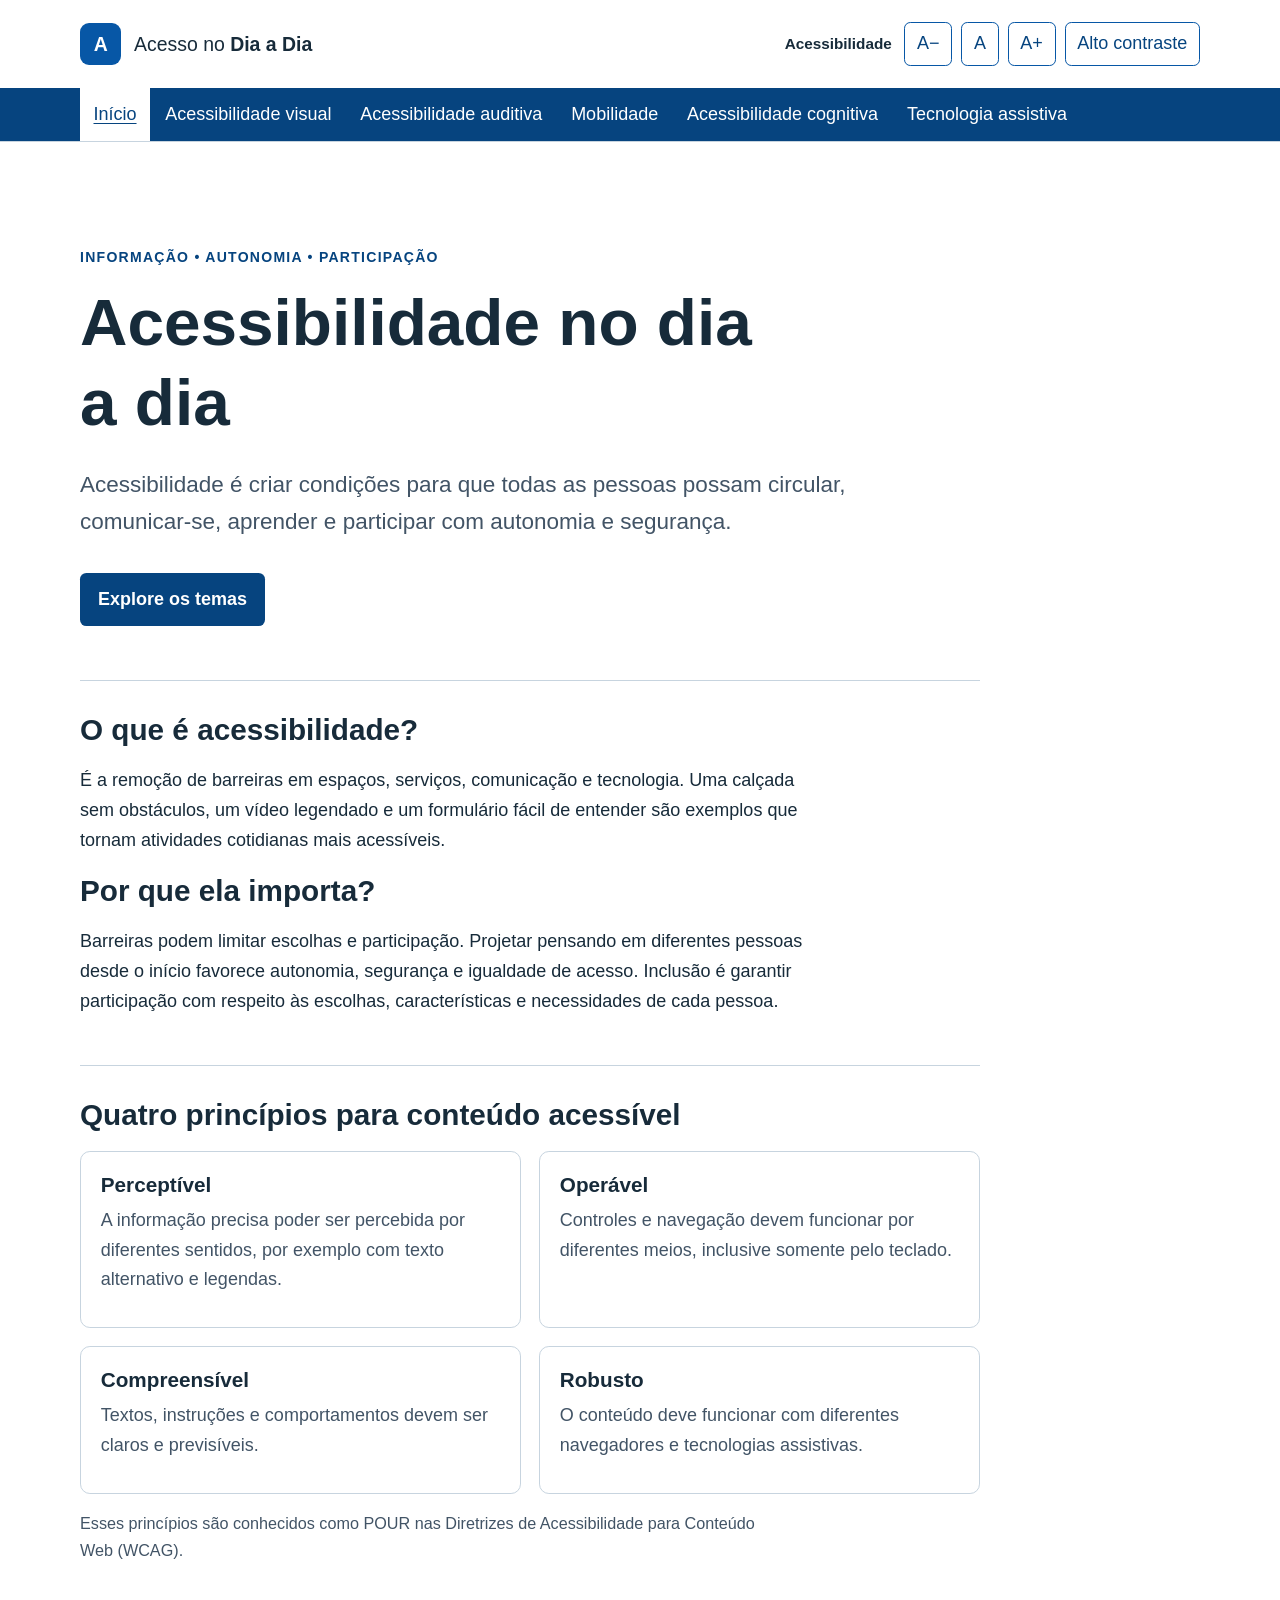
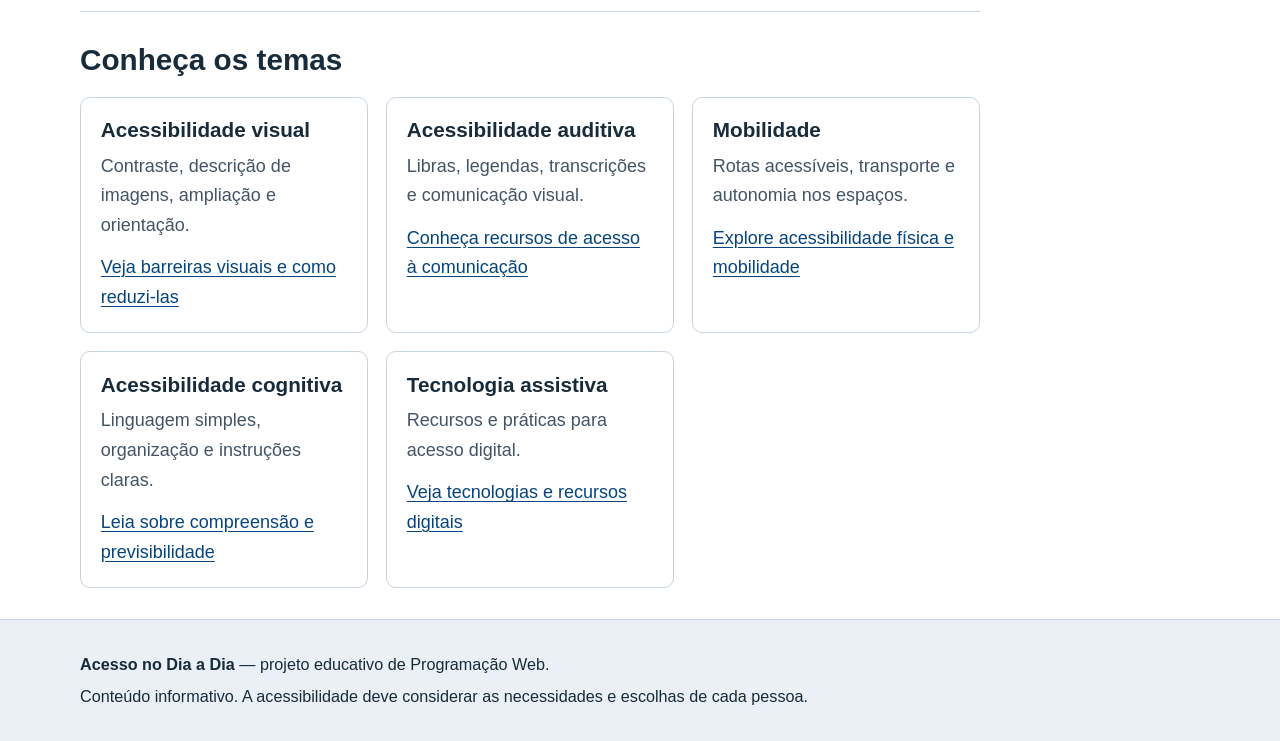
<file: index.html>
<!doctype html>
<html lang="pt-BR">
<head>
  <meta charset="utf-8">
  <meta name="viewport" content="width=device-width, initial-scale=1">
  <meta name="description" content="Conheça a acessibilidade na vida cotidiana e descubra atitudes para construir espaços e conteúdos mais inclusivos.">
  <title>Acesso no Dia a Dia | Início</title>
  <link rel="stylesheet" href="css/style.css">
  <script src="js/acessibilidade.js" defer></script>
</head>
<body>
  <a class="skip-link" href="#conteudo">Pular para o conteúdo principal</a>
  <header class="site-header">
    <div class="topbar wrap"><a class="brand" href="index.html" aria-label="Acesso no Dia a Dia, página inicial"><span class="brand-mark" aria-hidden="true">A</span><span>Acesso no <strong>Dia a Dia</strong></span></a>
      <nav class="accessibility" aria-label="Recursos de acessibilidade"><span class="access-label">Acessibilidade</span><button type="button" data-font="decrease" aria-label="Diminuir tamanho da fonte">A−</button><button type="button" data-font="reset" aria-label="Restaurar tamanho original da fonte">A</button><button type="button" data-font="increase" aria-label="Aumentar tamanho da fonte">A+</button><button type="button" data-contrast aria-pressed="false">Alto contraste</button></nav>
    </div>
    <nav class="main-nav" aria-label="Navegação principal"><div class="wrap nav-links"><a href="index.html" aria-current="page">Início</a><a href="acessibilidade-visual.html">Acessibilidade visual</a><a href="acessibilidade-auditiva.html">Acessibilidade auditiva</a><a href="acessibilidade-mobilidade.html">Mobilidade</a><a href="acessibilidade-intelectual.html">Acessibilidade cognitiva</a><a href="tecnologia-assistiva.html">Tecnologia assistiva</a></div></nav>
  </header>
  <main id="conteudo" class="wrap">
    <section class="hero"><p class="eyebrow">INFORMAÇÃO • AUTONOMIA • PARTICIPAÇÃO</p><h1>Acessibilidade no dia a dia</h1><p class="lead">Acessibilidade é criar condições para que todas as pessoas possam circular, comunicar-se, aprender e participar com autonomia e segurança.</p><a class="button-link" href="#comecar">Explore os temas</a></section>
    <section class="content-section" id="comecar"><h2>O que é acessibilidade?</h2><p>É a remoção de barreiras em espaços, serviços, comunicação e tecnologia. Uma calçada sem obstáculos, um vídeo legendado e um formulário fácil de entender são exemplos que tornam atividades cotidianas mais acessíveis.</p><h2>Por que ela importa?</h2><p>Barreiras podem limitar escolhas e participação. Projetar pensando em diferentes pessoas desde o início favorece autonomia, segurança e igualdade de acesso. Inclusão é garantir participação com respeito às escolhas, características e necessidades de cada pessoa.</p></section>
    <section class="content-section"><h2>Quatro princípios para conteúdo acessível</h2><div class="principles"><article class="card"><h3>Perceptível</h3><p>A informação precisa poder ser percebida por diferentes sentidos, por exemplo com texto alternativo e legendas.</p></article><article class="card"><h3>Operável</h3><p>Controles e navegação devem funcionar por diferentes meios, inclusive somente pelo teclado.</p></article><article class="card"><h3>Compreensível</h3><p>Textos, instruções e comportamentos devem ser claros e previsíveis.</p></article><article class="card"><h3>Robusto</h3><p>O conteúdo deve funcionar com diferentes navegadores e tecnologias assistivas.</p></article></div><p class="note">Esses princípios são conhecidos como POUR nas Diretrizes de Acessibilidade para Conteúdo Web (WCAG).</p></section>
    <section class="content-section"><h2>Conheça os temas</h2><div class="topic-grid"><article class="card"><h3>Acessibilidade visual</h3><p>Contraste, descrição de imagens, ampliação e orientação.</p><a href="acessibilidade-visual.html">Veja barreiras visuais e como reduzi-las</a></article><article class="card"><h3>Acessibilidade auditiva</h3><p>Libras, legendas, transcrições e comunicação visual.</p><a href="acessibilidade-auditiva.html">Conheça recursos de acesso à comunicação</a></article><article class="card"><h3>Mobilidade</h3><p>Rotas acessíveis, transporte e autonomia nos espaços.</p><a href="acessibilidade-mobilidade.html">Explore acessibilidade física e mobilidade</a></article><article class="card"><h3>Acessibilidade cognitiva</h3><p>Linguagem simples, organização e instruções claras.</p><a href="acessibilidade-intelectual.html">Leia sobre compreensão e previsibilidade</a></article><article class="card"><h3>Tecnologia assistiva</h3><p>Recursos e práticas para acesso digital.</p><a href="tecnologia-assistiva.html">Veja tecnologias e recursos digitais</a></article></div></section>
  </main>
  <footer class="site-footer"><div class="wrap"><p><strong>Acesso no Dia a Dia</strong> — projeto educativo de Programação Web.</p><p>Conteúdo informativo. A acessibilidade deve considerar as necessidades e escolhas de cada pessoa.</p></div></footer>
</body>
</html>
</file>
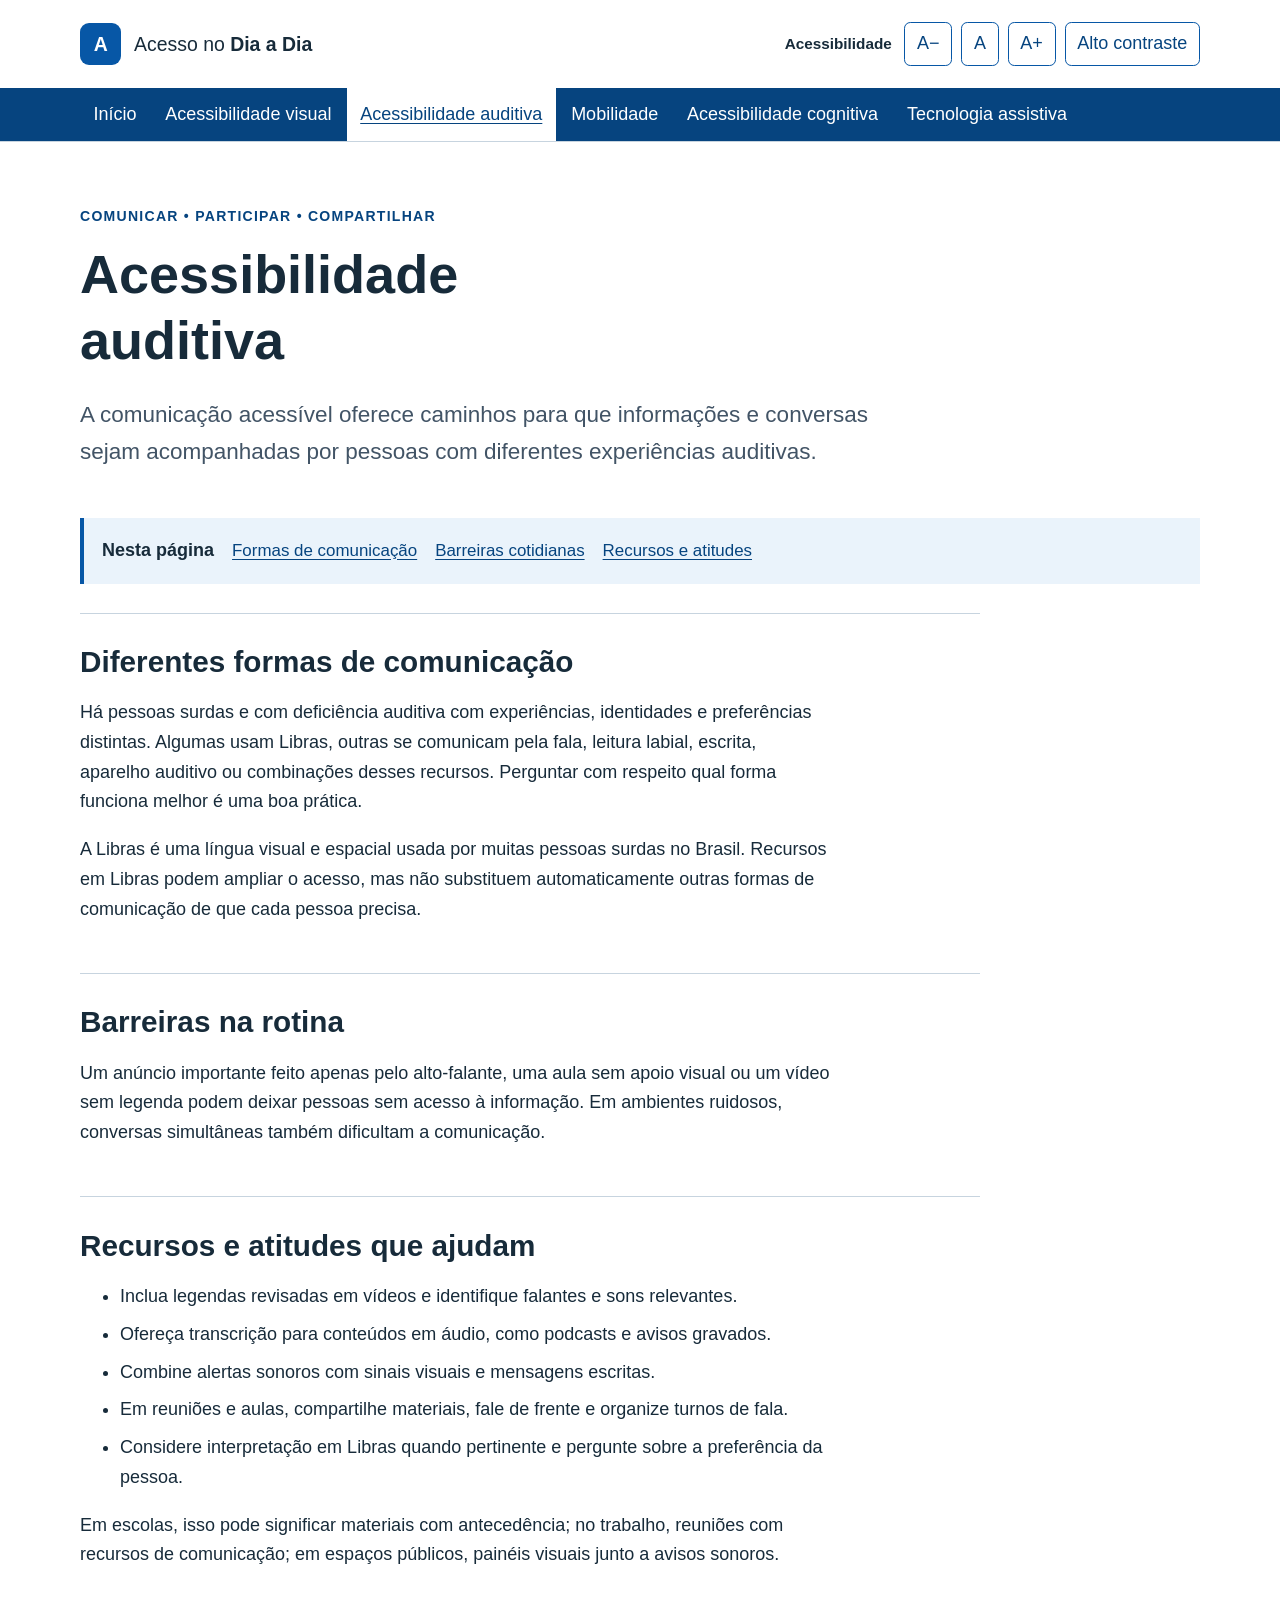
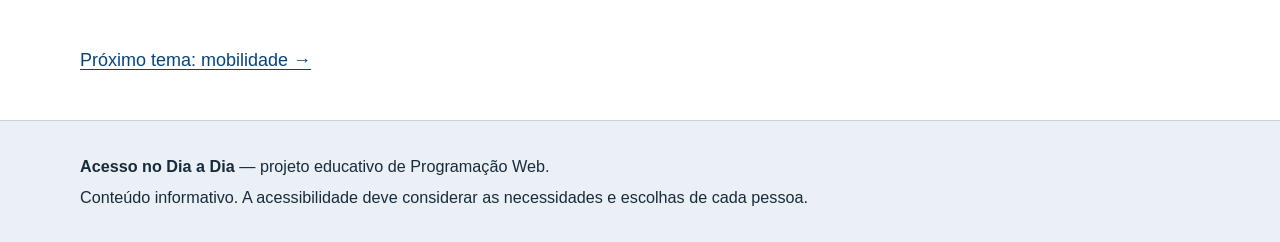
<file: acessibilidade-auditiva.html>
<!doctype html>
<html lang="pt-BR"><head><meta charset="utf-8"><meta name="viewport" content="width=device-width, initial-scale=1"><meta name="description" content="Comunicação acessível para pessoas surdas e com deficiência auditiva."><title>Acessibilidade auditiva | Acesso no Dia a Dia</title><link rel="stylesheet" href="css/style.css"><script src="js/acessibilidade.js" defer></script></head><body><a class="skip-link" href="#conteudo">Pular para o conteúdo principal</a><header class="site-header"><div class="topbar wrap"><a class="brand" href="index.html"><span class="brand-mark" aria-hidden="true">A</span><span>Acesso no <strong>Dia a Dia</strong></span></a><nav class="accessibility" aria-label="Recursos de acessibilidade"><span class="access-label">Acessibilidade</span><button type="button" data-font="decrease" aria-label="Diminuir tamanho da fonte">A−</button><button type="button" data-font="reset" aria-label="Restaurar tamanho original da fonte">A</button><button type="button" data-font="increase" aria-label="Aumentar tamanho da fonte">A+</button><button type="button" data-contrast aria-pressed="false">Alto contraste</button></nav></div><nav class="main-nav" aria-label="Navegação principal"><div class="wrap nav-links"><a href="index.html">Início</a><a href="acessibilidade-visual.html">Acessibilidade visual</a><a href="acessibilidade-auditiva.html" aria-current="page">Acessibilidade auditiva</a><a href="acessibilidade-mobilidade.html">Mobilidade</a><a href="acessibilidade-intelectual.html">Acessibilidade cognitiva</a><a href="tecnologia-assistiva.html">Tecnologia assistiva</a></div></nav></header><main id="conteudo" class="wrap"><header class="page-heading"><p class="eyebrow">COMUNICAR • PARTICIPAR • COMPARTILHAR</p><h1>Acessibilidade auditiva</h1><p class="lead">A comunicação acessível oferece caminhos para que informações e conversas sejam acompanhadas por pessoas com diferentes experiências auditivas.</p></header><nav class="contents" aria-label="Nesta página"><strong>Nesta página</strong><a href="#comunicacao">Formas de comunicação</a><a href="#barreiras">Barreiras cotidianas</a><a href="#solucoes">Recursos e atitudes</a></nav><section id="comunicacao" class="content-section"><h2>Diferentes formas de comunicação</h2><p>Há pessoas surdas e com deficiência auditiva com experiências, identidades e preferências distintas. Algumas usam Libras, outras se comunicam pela fala, leitura labial, escrita, aparelho auditivo ou combinações desses recursos. Perguntar com respeito qual forma funciona melhor é uma boa prática.</p><p>A Libras é uma língua visual e espacial usada por muitas pessoas surdas no Brasil. Recursos em Libras podem ampliar o acesso, mas não substituem automaticamente outras formas de comunicação de que cada pessoa precisa.</p></section><section id="barreiras" class="content-section"><h2>Barreiras na rotina</h2><p>Um anúncio importante feito apenas pelo alto-falante, uma aula sem apoio visual ou um vídeo sem legenda podem deixar pessoas sem acesso à informação. Em ambientes ruidosos, conversas simultâneas também dificultam a comunicação.</p></section><section id="solucoes" class="content-section"><h2>Recursos e atitudes que ajudam</h2><ul><li>Inclua legendas revisadas em vídeos e identifique falantes e sons relevantes.</li><li>Ofereça transcrição para conteúdos em áudio, como podcasts e avisos gravados.</li><li>Combine alertas sonoros com sinais visuais e mensagens escritas.</li><li>Em reuniões e aulas, compartilhe materiais, fale de frente e organize turnos de fala.</li><li>Considere interpretação em Libras quando pertinente e pergunte sobre a preferência da pessoa.</li></ul><p>Em escolas, isso pode significar materiais com antecedência; no trabalho, reuniões com recursos de comunicação; em espaços públicos, painéis visuais junto a avisos sonoros.</p></section><nav class="page-next" aria-label="Próximo tema"><a href="acessibilidade-mobilidade.html">Próximo tema: mobilidade →</a></nav></main><footer class="site-footer"><div class="wrap"><p><strong>Acesso no Dia a Dia</strong> — projeto educativo de Programação Web.</p><p>Conteúdo informativo. A acessibilidade deve considerar as necessidades e escolhas de cada pessoa.</p></div></footer></body></html>
</file>
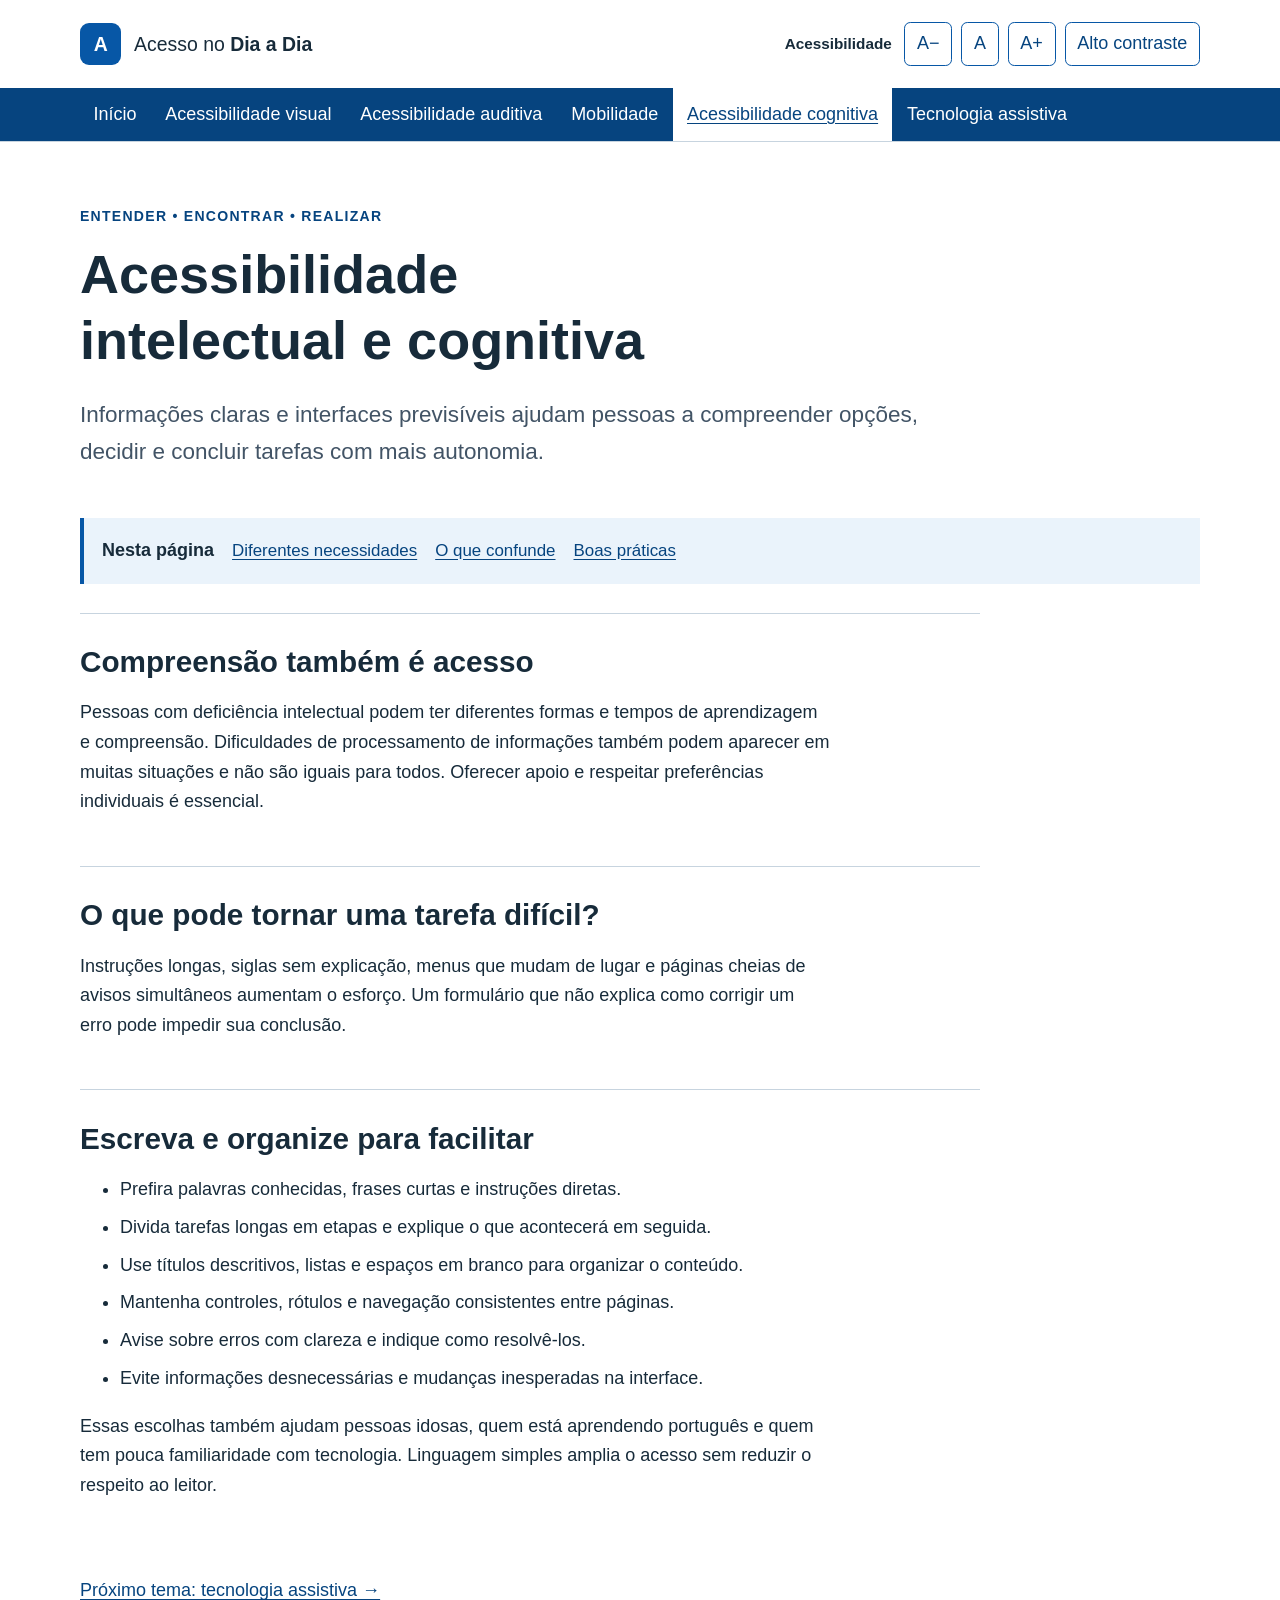
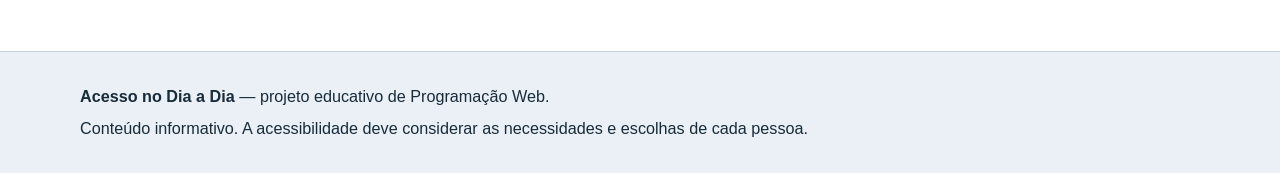
<file: acessibilidade-intelectual.html>
<!doctype html>
<html lang="pt-BR"><head><meta charset="utf-8"><meta name="viewport" content="width=device-width, initial-scale=1"><meta name="description" content="Linguagem simples e organização para uma comunicação mais compreensível."><title>Acessibilidade intelectual e cognitiva | Acesso no Dia a Dia</title><link rel="stylesheet" href="css/style.css"><script src="js/acessibilidade.js" defer></script></head><body><a class="skip-link" href="#conteudo">Pular para o conteúdo principal</a><header class="site-header"><div class="topbar wrap"><a class="brand" href="index.html"><span class="brand-mark" aria-hidden="true">A</span><span>Acesso no <strong>Dia a Dia</strong></span></a><nav class="accessibility" aria-label="Recursos de acessibilidade"><span class="access-label">Acessibilidade</span><button type="button" data-font="decrease" aria-label="Diminuir tamanho da fonte">A−</button><button type="button" data-font="reset" aria-label="Restaurar tamanho original da fonte">A</button><button type="button" data-font="increase" aria-label="Aumentar tamanho da fonte">A+</button><button type="button" data-contrast aria-pressed="false">Alto contraste</button></nav></div><nav class="main-nav" aria-label="Navegação principal"><div class="wrap nav-links"><a href="index.html">Início</a><a href="acessibilidade-visual.html">Acessibilidade visual</a><a href="acessibilidade-auditiva.html">Acessibilidade auditiva</a><a href="acessibilidade-mobilidade.html">Mobilidade</a><a href="acessibilidade-intelectual.html" aria-current="page">Acessibilidade cognitiva</a><a href="tecnologia-assistiva.html">Tecnologia assistiva</a></div></nav></header><main id="conteudo" class="wrap"><header class="page-heading"><p class="eyebrow">ENTENDER • ENCONTRAR • REALIZAR</p><h1>Acessibilidade intelectual e cognitiva</h1><p class="lead">Informações claras e interfaces previsíveis ajudam pessoas a compreender opções, decidir e concluir tarefas com mais autonomia.</p></header><nav class="contents" aria-label="Nesta página"><strong>Nesta página</strong><a href="#necessidades">Diferentes necessidades</a><a href="#barreiras">O que confunde</a><a href="#boas-praticas">Boas práticas</a></nav><section id="necessidades" class="content-section"><h2>Compreensão também é acesso</h2><p>Pessoas com deficiência intelectual podem ter diferentes formas e tempos de aprendizagem e compreensão. Dificuldades de processamento de informações também podem aparecer em muitas situações e não são iguais para todos. Oferecer apoio e respeitar preferências individuais é essencial.</p></section><section id="barreiras" class="content-section"><h2>O que pode tornar uma tarefa difícil?</h2><p>Instruções longas, siglas sem explicação, menus que mudam de lugar e páginas cheias de avisos simultâneos aumentam o esforço. Um formulário que não explica como corrigir um erro pode impedir sua conclusão.</p></section><section id="boas-praticas" class="content-section"><h2>Escreva e organize para facilitar</h2><ul><li>Prefira palavras conhecidas, frases curtas e instruções diretas.</li><li>Divida tarefas longas em etapas e explique o que acontecerá em seguida.</li><li>Use títulos descritivos, listas e espaços em branco para organizar o conteúdo.</li><li>Mantenha controles, rótulos e navegação consistentes entre páginas.</li><li>Avise sobre erros com clareza e indique como resolvê-los.</li><li>Evite informações desnecessárias e mudanças inesperadas na interface.</li></ul><p>Essas escolhas também ajudam pessoas idosas, quem está aprendendo português e quem tem pouca familiaridade com tecnologia. Linguagem simples amplia o acesso sem reduzir o respeito ao leitor.</p></section><nav class="page-next" aria-label="Próximo tema"><a href="tecnologia-assistiva.html">Próximo tema: tecnologia assistiva →</a></nav></main><footer class="site-footer"><div class="wrap"><p><strong>Acesso no Dia a Dia</strong> — projeto educativo de Programação Web.</p><p>Conteúdo informativo. A acessibilidade deve considerar as necessidades e escolhas de cada pessoa.</p></div></footer></body></html>
</file>
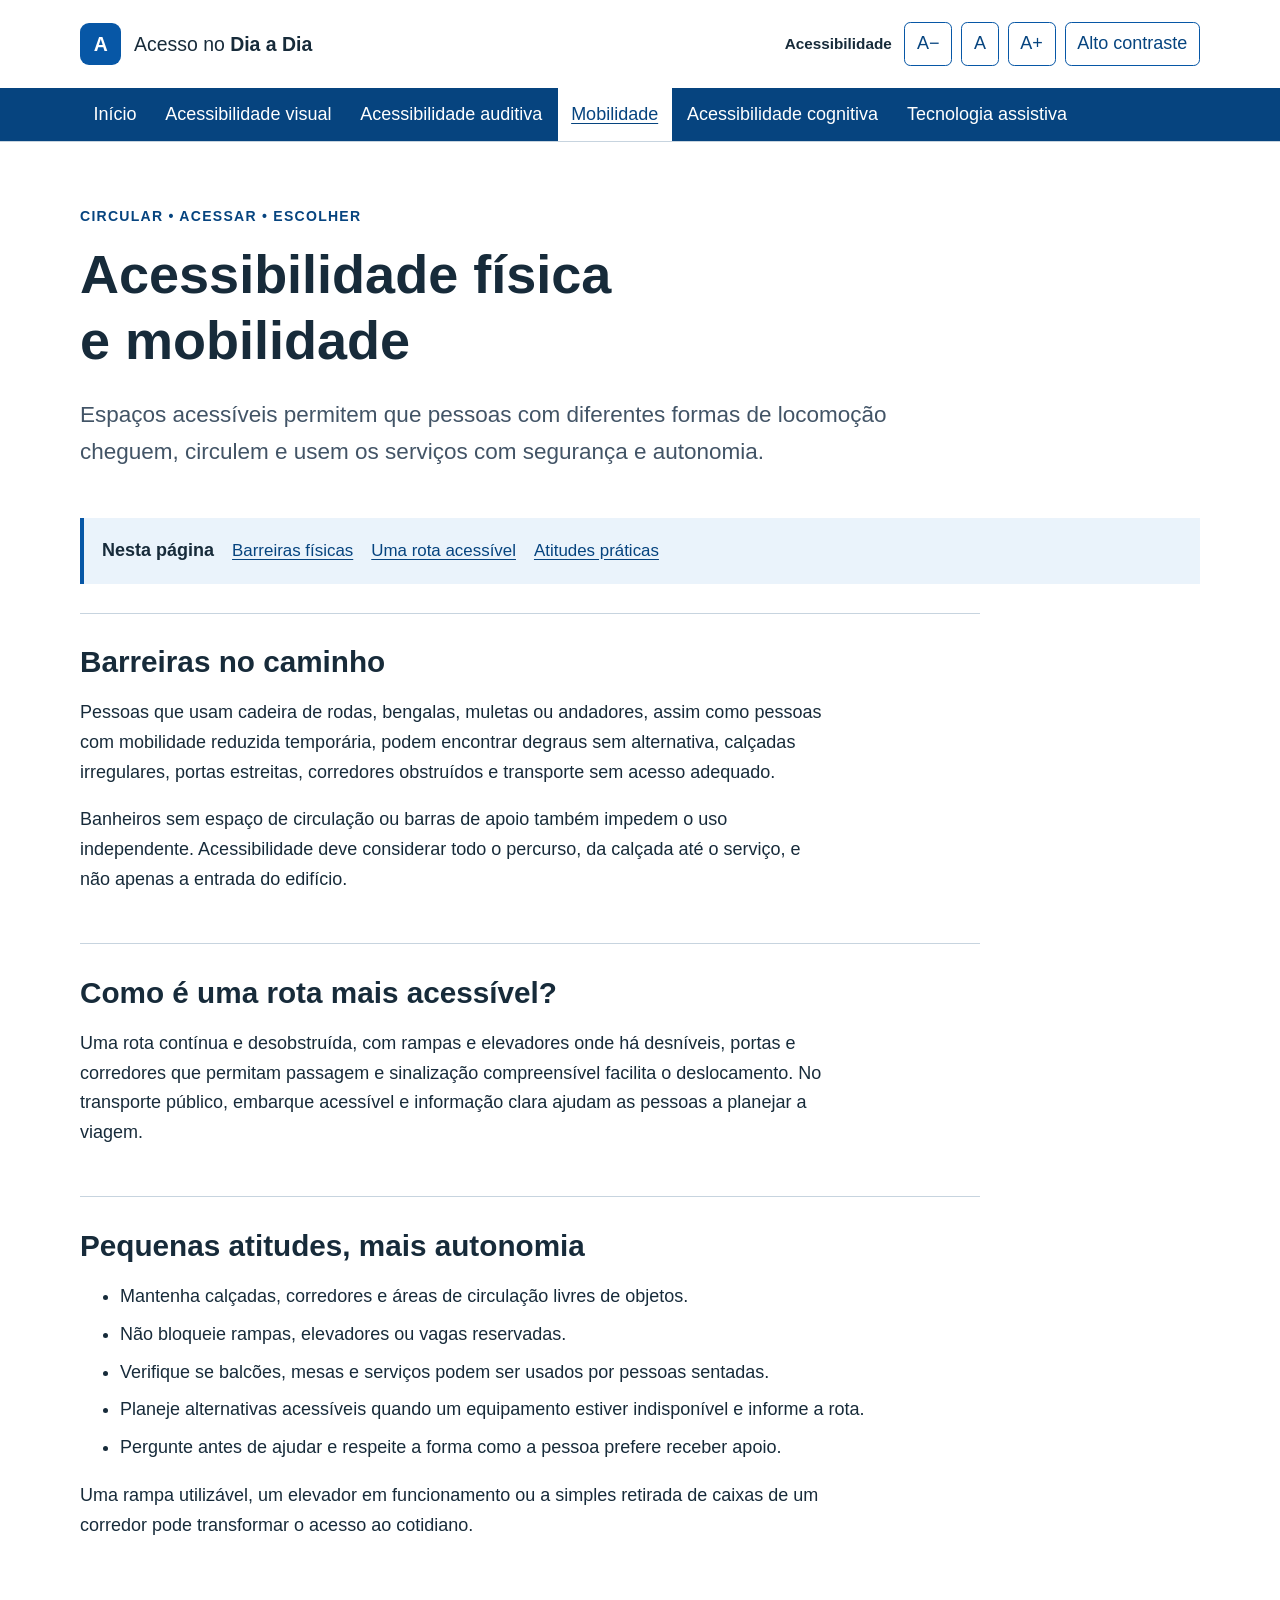
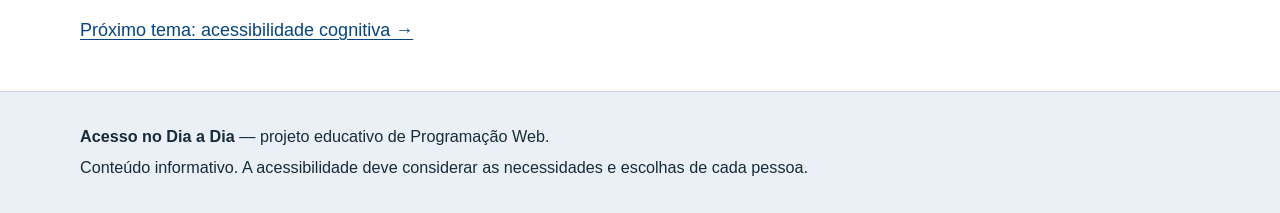
<file: acessibilidade-mobilidade.html>
<!doctype html>
<html lang="pt-BR"><head><meta charset="utf-8"><meta name="viewport" content="width=device-width, initial-scale=1"><meta name="description" content="Acessibilidade física, mobilidade e autonomia nos espaços cotidianos."><title>Acessibilidade física e mobilidade | Acesso no Dia a Dia</title><link rel="stylesheet" href="css/style.css"><script src="js/acessibilidade.js" defer></script></head><body><a class="skip-link" href="#conteudo">Pular para o conteúdo principal</a><header class="site-header"><div class="topbar wrap"><a class="brand" href="index.html"><span class="brand-mark" aria-hidden="true">A</span><span>Acesso no <strong>Dia a Dia</strong></span></a><nav class="accessibility" aria-label="Recursos de acessibilidade"><span class="access-label">Acessibilidade</span><button type="button" data-font="decrease" aria-label="Diminuir tamanho da fonte">A−</button><button type="button" data-font="reset" aria-label="Restaurar tamanho original da fonte">A</button><button type="button" data-font="increase" aria-label="Aumentar tamanho da fonte">A+</button><button type="button" data-contrast aria-pressed="false">Alto contraste</button></nav></div><nav class="main-nav" aria-label="Navegação principal"><div class="wrap nav-links"><a href="index.html">Início</a><a href="acessibilidade-visual.html">Acessibilidade visual</a><a href="acessibilidade-auditiva.html">Acessibilidade auditiva</a><a href="acessibilidade-mobilidade.html" aria-current="page">Mobilidade</a><a href="acessibilidade-intelectual.html">Acessibilidade cognitiva</a><a href="tecnologia-assistiva.html">Tecnologia assistiva</a></div></nav></header><main id="conteudo" class="wrap"><header class="page-heading"><p class="eyebrow">CIRCULAR • ACESSAR • ESCOLHER</p><h1>Acessibilidade física e mobilidade</h1><p class="lead">Espaços acessíveis permitem que pessoas com diferentes formas de locomoção cheguem, circulem e usem os serviços com segurança e autonomia.</p></header><nav class="contents" aria-label="Nesta página"><strong>Nesta página</strong><a href="#barreiras">Barreiras físicas</a><a href="#rota">Uma rota acessível</a><a href="#atitudes">Atitudes práticas</a></nav><section id="barreiras" class="content-section"><h2>Barreiras no caminho</h2><p>Pessoas que usam cadeira de rodas, bengalas, muletas ou andadores, assim como pessoas com mobilidade reduzida temporária, podem encontrar degraus sem alternativa, calçadas irregulares, portas estreitas, corredores obstruídos e transporte sem acesso adequado.</p><p>Banheiros sem espaço de circulação ou barras de apoio também impedem o uso independente. Acessibilidade deve considerar todo o percurso, da calçada até o serviço, e não apenas a entrada do edifício.</p></section><section id="rota" class="content-section"><h2>Como é uma rota mais acessível?</h2><p>Uma rota contínua e desobstruída, com rampas e elevadores onde há desníveis, portas e corredores que permitam passagem e sinalização compreensível facilita o deslocamento. No transporte público, embarque acessível e informação clara ajudam as pessoas a planejar a viagem.</p></section><section id="atitudes" class="content-section"><h2>Pequenas atitudes, mais autonomia</h2><ul><li>Mantenha calçadas, corredores e áreas de circulação livres de objetos.</li><li>Não bloqueie rampas, elevadores ou vagas reservadas.</li><li>Verifique se balcões, mesas e serviços podem ser usados por pessoas sentadas.</li><li>Planeje alternativas acessíveis quando um equipamento estiver indisponível e informe a rota.</li><li>Pergunte antes de ajudar e respeite a forma como a pessoa prefere receber apoio.</li></ul><p>Uma rampa utilizável, um elevador em funcionamento ou a simples retirada de caixas de um corredor pode transformar o acesso ao cotidiano.</p></section><nav class="page-next" aria-label="Próximo tema"><a href="acessibilidade-intelectual.html">Próximo tema: acessibilidade cognitiva →</a></nav></main><footer class="site-footer"><div class="wrap"><p><strong>Acesso no Dia a Dia</strong> — projeto educativo de Programação Web.</p><p>Conteúdo informativo. A acessibilidade deve considerar as necessidades e escolhas de cada pessoa.</p></div></footer></body></html>
</file>
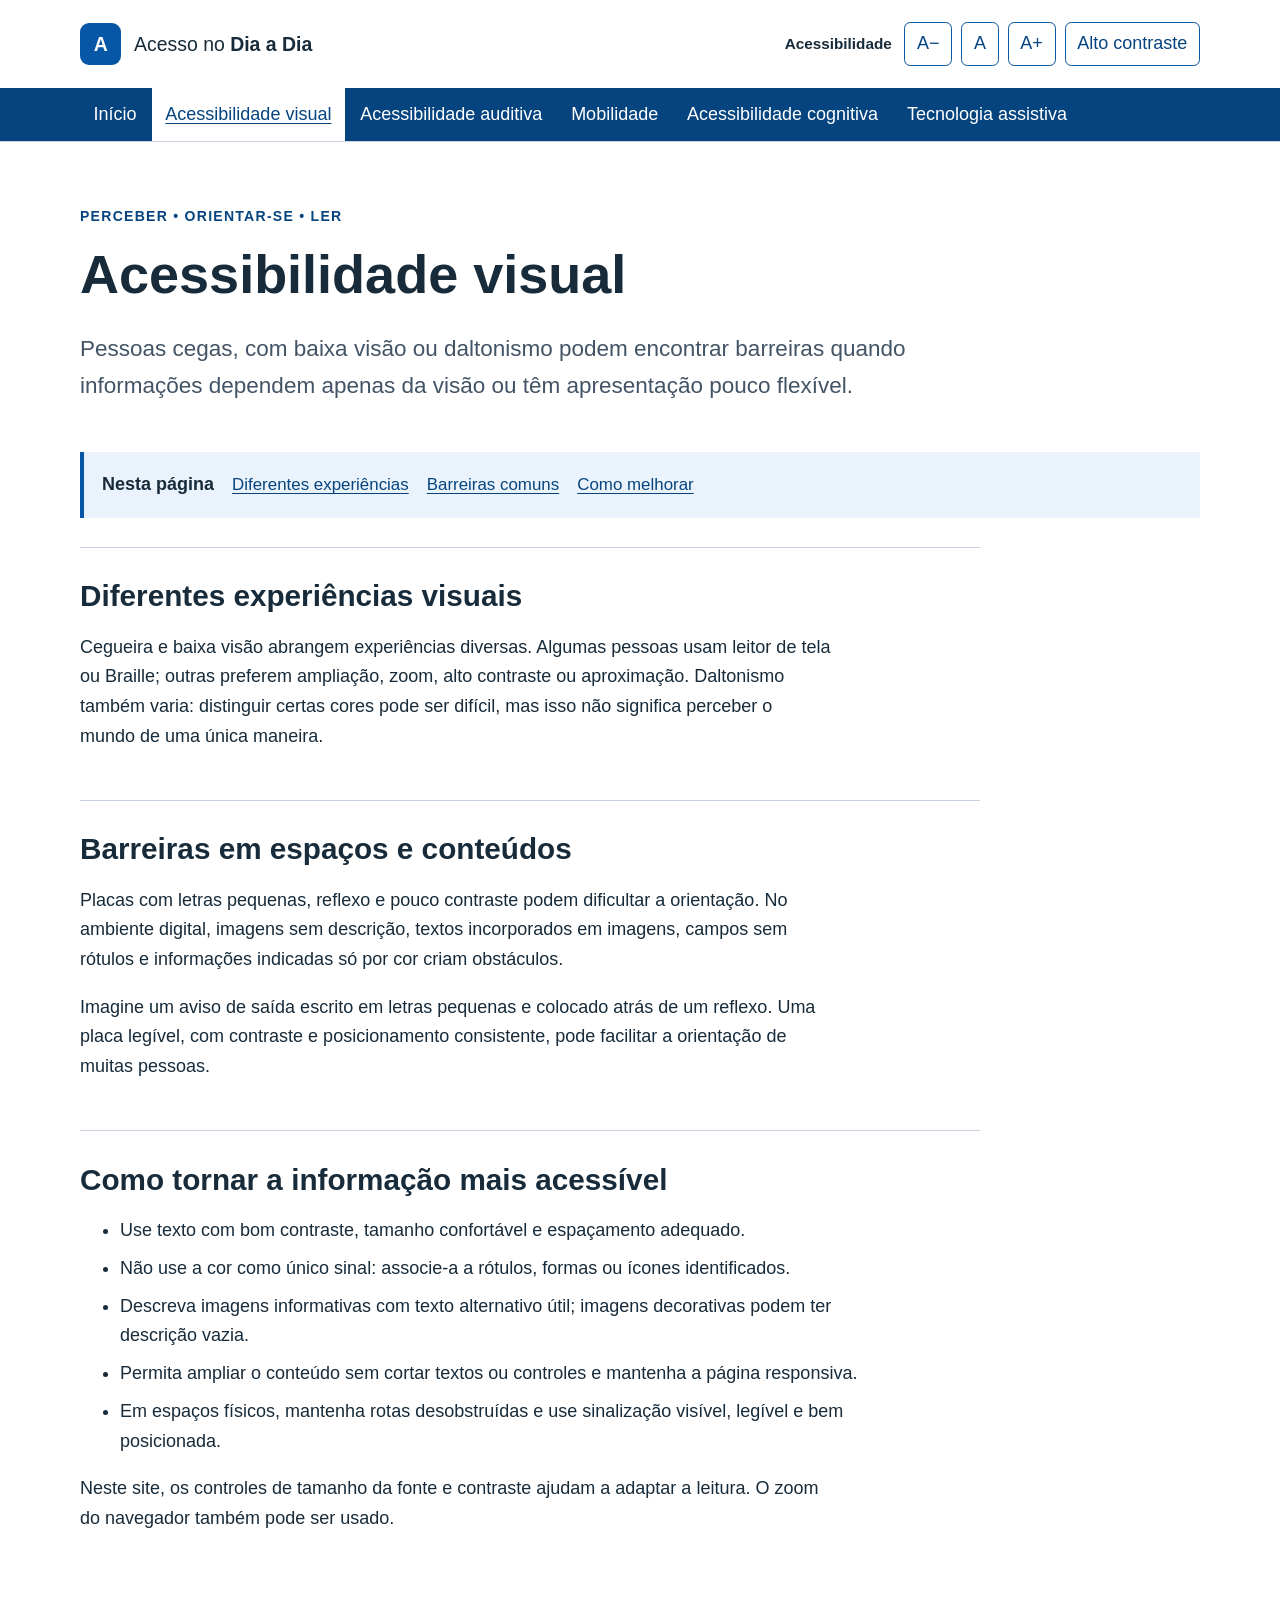
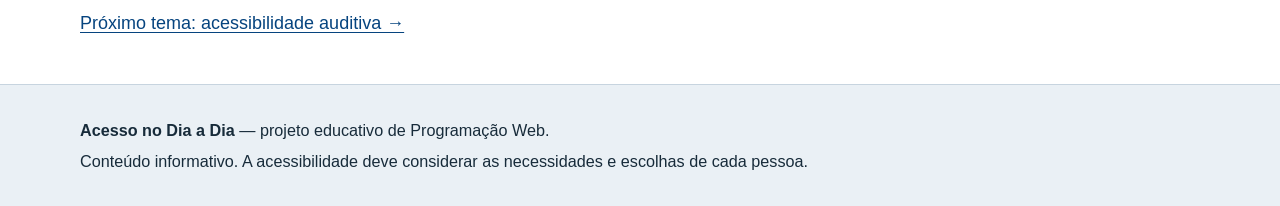
<file: acessibilidade-visual.html>
<!doctype html>
<html lang="pt-BR"><head><meta charset="utf-8"><meta name="viewport" content="width=device-width, initial-scale=1"><meta name="description" content="Barreiras visuais e soluções cotidianas em ambientes físicos e digitais."><title>Acessibilidade visual | Acesso no Dia a Dia</title><link rel="stylesheet" href="css/style.css"><script src="js/acessibilidade.js" defer></script></head><body><a class="skip-link" href="#conteudo">Pular para o conteúdo principal</a><header class="site-header"><div class="topbar wrap"><a class="brand" href="index.html"><span class="brand-mark" aria-hidden="true">A</span><span>Acesso no <strong>Dia a Dia</strong></span></a><nav class="accessibility" aria-label="Recursos de acessibilidade"><span class="access-label">Acessibilidade</span><button type="button" data-font="decrease" aria-label="Diminuir tamanho da fonte">A−</button><button type="button" data-font="reset" aria-label="Restaurar tamanho original da fonte">A</button><button type="button" data-font="increase" aria-label="Aumentar tamanho da fonte">A+</button><button type="button" data-contrast aria-pressed="false">Alto contraste</button></nav></div><nav class="main-nav" aria-label="Navegação principal"><div class="wrap nav-links"><a href="index.html">Início</a><a href="acessibilidade-visual.html" aria-current="page">Acessibilidade visual</a><a href="acessibilidade-auditiva.html">Acessibilidade auditiva</a><a href="acessibilidade-mobilidade.html">Mobilidade</a><a href="acessibilidade-intelectual.html">Acessibilidade cognitiva</a><a href="tecnologia-assistiva.html">Tecnologia assistiva</a></div></nav></header><main id="conteudo" class="wrap"><header class="page-heading"><p class="eyebrow">PERCEBER • ORIENTAR-SE • LER</p><h1>Acessibilidade visual</h1><p class="lead">Pessoas cegas, com baixa visão ou daltonismo podem encontrar barreiras quando informações dependem apenas da visão ou têm apresentação pouco flexível.</p></header><nav class="contents" aria-label="Nesta página"><strong>Nesta página</strong><a href="#experiencias">Diferentes experiências</a><a href="#barreiras">Barreiras comuns</a><a href="#solucoes">Como melhorar</a></nav><section id="experiencias" class="content-section"><h2>Diferentes experiências visuais</h2><p>Cegueira e baixa visão abrangem experiências diversas. Algumas pessoas usam leitor de tela ou Braille; outras preferem ampliação, zoom, alto contraste ou aproximação. Daltonismo também varia: distinguir certas cores pode ser difícil, mas isso não significa perceber o mundo de uma única maneira.</p></section><section id="barreiras" class="content-section"><h2>Barreiras em espaços e conteúdos</h2><p>Placas com letras pequenas, reflexo e pouco contraste podem dificultar a orientação. No ambiente digital, imagens sem descrição, textos incorporados em imagens, campos sem rótulos e informações indicadas só por cor criam obstáculos.</p><p>Imagine um aviso de saída escrito em letras pequenas e colocado atrás de um reflexo. Uma placa legível, com contraste e posicionamento consistente, pode facilitar a orientação de muitas pessoas.</p></section><section id="solucoes" class="content-section"><h2>Como tornar a informação mais acessível</h2><ul><li>Use texto com bom contraste, tamanho confortável e espaçamento adequado.</li><li>Não use a cor como único sinal: associe-a a rótulos, formas ou ícones identificados.</li><li>Descreva imagens informativas com texto alternativo útil; imagens decorativas podem ter descrição vazia.</li><li>Permita ampliar o conteúdo sem cortar textos ou controles e mantenha a página responsiva.</li><li>Em espaços físicos, mantenha rotas desobstruídas e use sinalização visível, legível e bem posicionada.</li></ul><p>Neste site, os controles de tamanho da fonte e contraste ajudam a adaptar a leitura. O zoom do navegador também pode ser usado.</p></section><nav class="page-next" aria-label="Próximo tema"><a href="acessibilidade-auditiva.html">Próximo tema: acessibilidade auditiva →</a></nav></main><footer class="site-footer"><div class="wrap"><p><strong>Acesso no Dia a Dia</strong> — projeto educativo de Programação Web.</p><p>Conteúdo informativo. A acessibilidade deve considerar as necessidades e escolhas de cada pessoa.</p></div></footer></body></html>
</file>
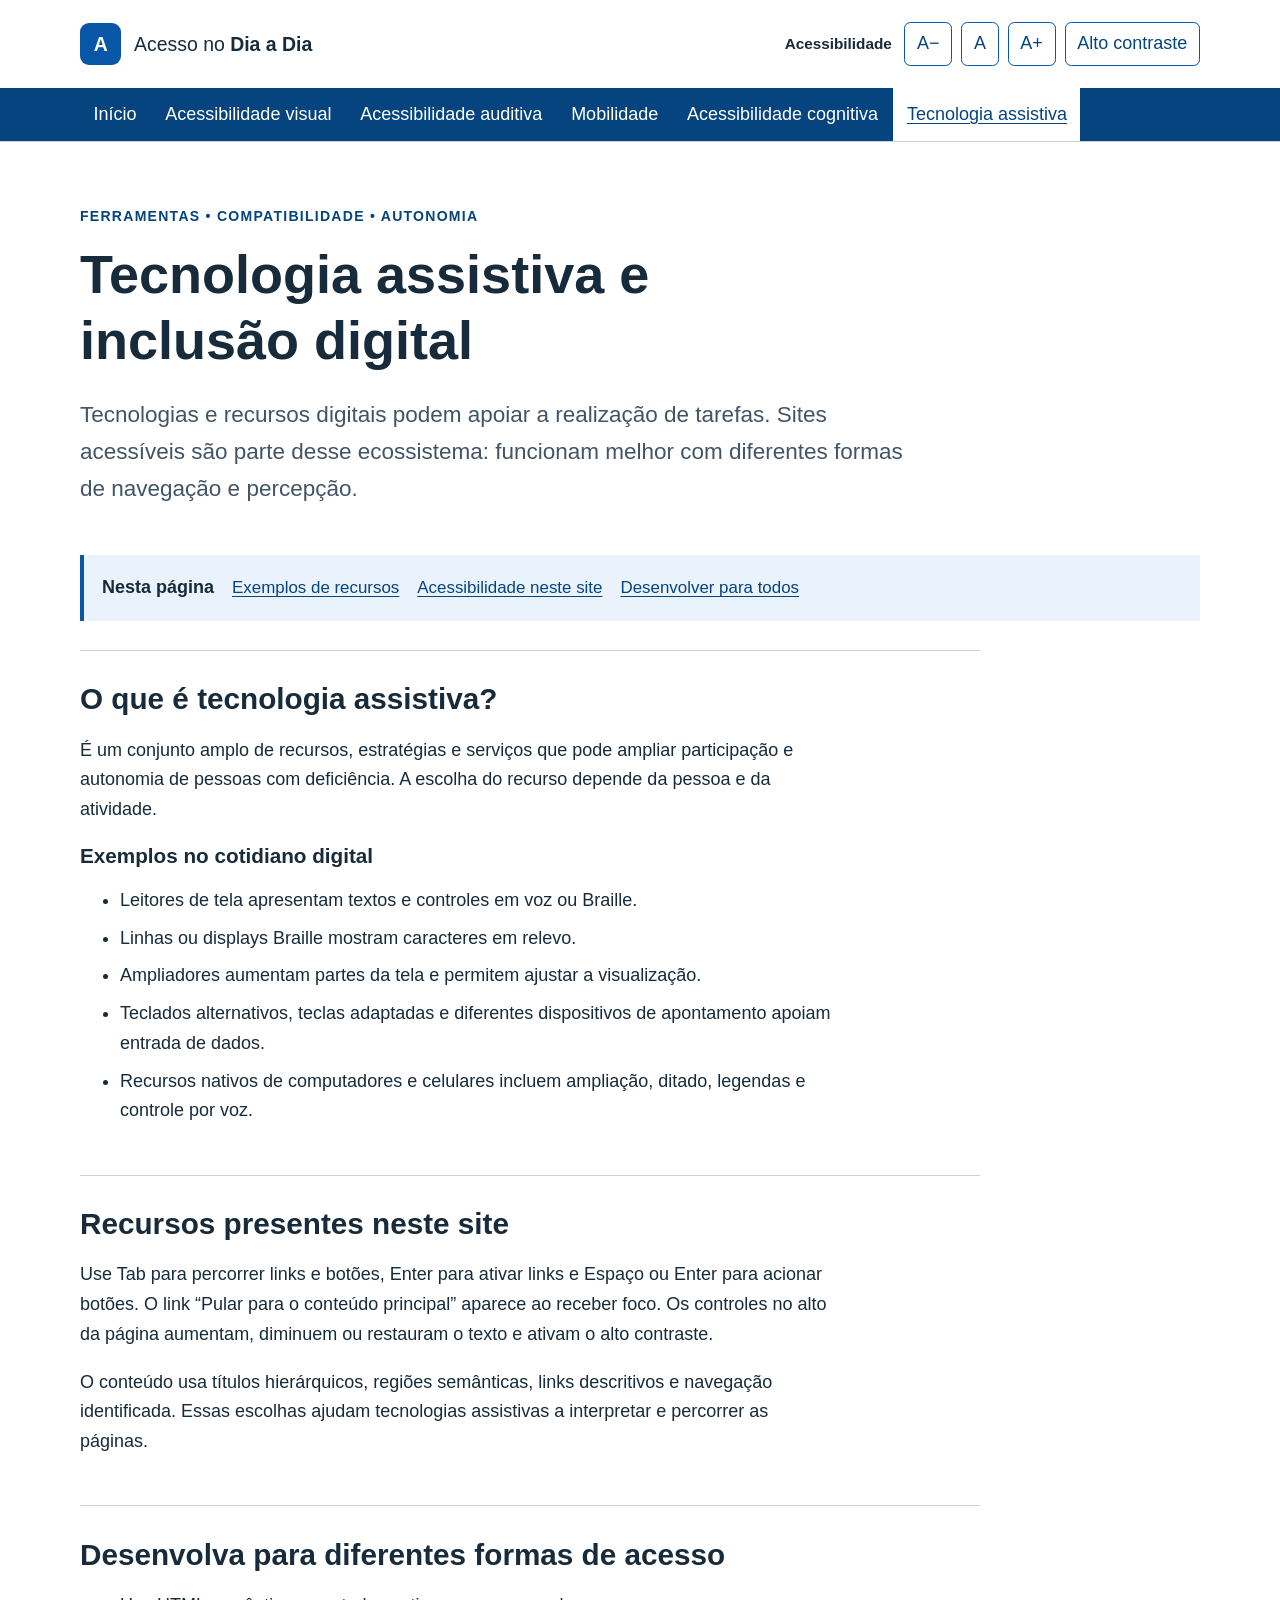
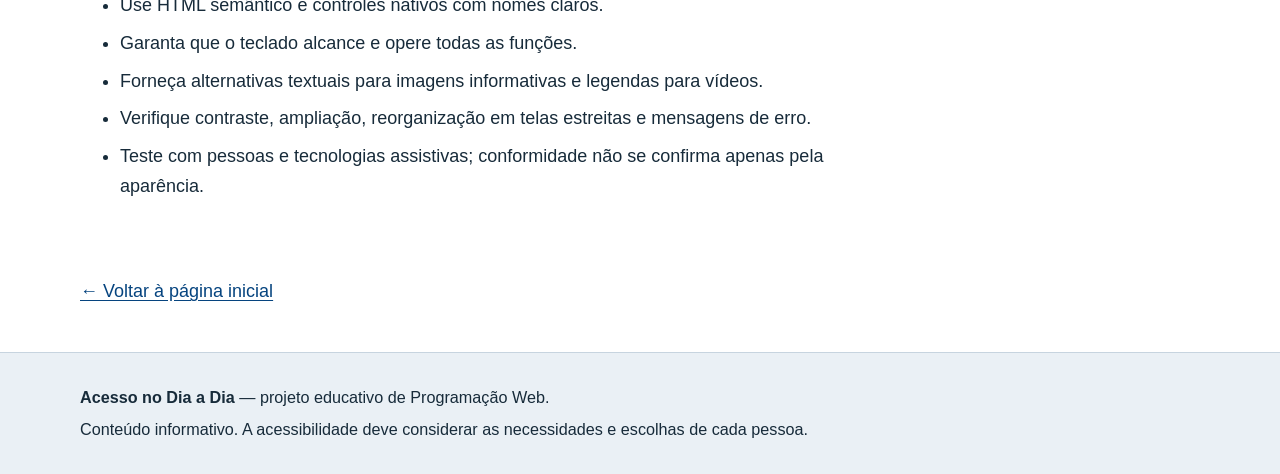
<file: tecnologia-assistiva.html>
<!doctype html>
<html lang="pt-BR"><head><meta charset="utf-8"><meta name="viewport" content="width=device-width, initial-scale=1"><meta name="description" content="Tecnologia assistiva e recursos de acessibilidade em dispositivos e sites."><title>Tecnologia assistiva e inclusão digital | Acesso no Dia a Dia</title><link rel="stylesheet" href="css/style.css"><script src="js/acessibilidade.js" defer></script></head><body><a class="skip-link" href="#conteudo">Pular para o conteúdo principal</a><header class="site-header"><div class="topbar wrap"><a class="brand" href="index.html"><span class="brand-mark" aria-hidden="true">A</span><span>Acesso no <strong>Dia a Dia</strong></span></a><nav class="accessibility" aria-label="Recursos de acessibilidade"><span class="access-label">Acessibilidade</span><button type="button" data-font="decrease" aria-label="Diminuir tamanho da fonte">A−</button><button type="button" data-font="reset" aria-label="Restaurar tamanho original da fonte">A</button><button type="button" data-font="increase" aria-label="Aumentar tamanho da fonte">A+</button><button type="button" data-contrast aria-pressed="false">Alto contraste</button></nav></div><nav class="main-nav" aria-label="Navegação principal"><div class="wrap nav-links"><a href="index.html">Início</a><a href="acessibilidade-visual.html">Acessibilidade visual</a><a href="acessibilidade-auditiva.html">Acessibilidade auditiva</a><a href="acessibilidade-mobilidade.html">Mobilidade</a><a href="acessibilidade-intelectual.html">Acessibilidade cognitiva</a><a href="tecnologia-assistiva.html" aria-current="page">Tecnologia assistiva</a></div></nav></header><main id="conteudo" class="wrap"><header class="page-heading"><p class="eyebrow">FERRAMENTAS • COMPATIBILIDADE • AUTONOMIA</p><h1>Tecnologia assistiva e inclusão digital</h1><p class="lead">Tecnologias e recursos digitais podem apoiar a realização de tarefas. Sites acessíveis são parte desse ecossistema: funcionam melhor com diferentes formas de navegação e percepção.</p></header><nav class="contents" aria-label="Nesta página"><strong>Nesta página</strong><a href="#recursos">Exemplos de recursos</a><a href="#site">Acessibilidade neste site</a><a href="#desenvolver">Desenvolver para todos</a></nav><section id="recursos" class="content-section"><h2>O que é tecnologia assistiva?</h2><p>É um conjunto amplo de recursos, estratégias e serviços que pode ampliar participação e autonomia de pessoas com deficiência. A escolha do recurso depende da pessoa e da atividade.</p><h3>Exemplos no cotidiano digital</h3><ul><li>Leitores de tela apresentam textos e controles em voz ou Braille.</li><li>Linhas ou displays Braille mostram caracteres em relevo.</li><li>Ampliadores aumentam partes da tela e permitem ajustar a visualização.</li><li>Teclados alternativos, teclas adaptadas e diferentes dispositivos de apontamento apoiam entrada de dados.</li><li>Recursos nativos de computadores e celulares incluem ampliação, ditado, legendas e controle por voz.</li></ul></section><section id="site" class="content-section"><h2>Recursos presentes neste site</h2><p>Use Tab para percorrer links e botões, Enter para ativar links e Espaço ou Enter para acionar botões. O link “Pular para o conteúdo principal” aparece ao receber foco. Os controles no alto da página aumentam, diminuem ou restauram o texto e ativam o alto contraste.</p><p>O conteúdo usa títulos hierárquicos, regiões semânticas, links descritivos e navegação identificada. Essas escolhas ajudam tecnologias assistivas a interpretar e percorrer as páginas.</p></section><section id="desenvolver" class="content-section"><h2>Desenvolva para diferentes formas de acesso</h2><ul><li>Use HTML semântico e controles nativos com nomes claros.</li><li>Garanta que o teclado alcance e opere todas as funções.</li><li>Forneça alternativas textuais para imagens informativas e legendas para vídeos.</li><li>Verifique contraste, ampliação, reorganização em telas estreitas e mensagens de erro.</li><li>Teste com pessoas e tecnologias assistivas; conformidade não se confirma apenas pela aparência.</li></ul></section><nav class="page-next" aria-label="Voltar ao início"><a href="index.html">← Voltar à página inicial</a></nav></main><footer class="site-footer"><div class="wrap"><p><strong>Acesso no Dia a Dia</strong> — projeto educativo de Programação Web.</p><p>Conteúdo informativo. A acessibilidade deve considerar as necessidades e escolhas de cada pessoa.</p></div></footer></body></html>
</file>
<file: css/style.css>
﻿:root {
  font-family: Arial, Helvetica, sans-serif;
  color: #172b3a;
  background: #f7f9fb;
  font-size: 18px;
  line-height: 1.65;
  --ink: #172b3a;
  --muted: #425466;
  --blue: #0757a6;
  --blue-dark: #06447f;
  --surface: #fff;
  --soft: #eaf3fb;
  --border: #c7d4df;
  --focus: #b14b00;
}

* {
  box-sizing: border-box;
}

html {
  scroll-behavior: smooth;
}

body {
  margin: 0;
  color: var(--ink);
  background: var(--surface);
}

a {
  color: var(--blue-dark);
  text-decoration: underline;
  text-underline-offset: .16em;
}

a:hover {
  text-decoration-thickness: 2px;
}

button {
  font: inherit;
  color: inherit;
}

.wrap {
  width: min(1120px, calc(100% - 2.5rem));
  margin-inline: auto;
}

.skip-link {
  position: absolute;
  top: .5rem;
  left: .5rem;
  z-index: 10;
  padding: .65rem 1rem;
  background: #fff;
  color: #111;
  transform: translateY(-160%);
  border: 2px solid var(--blue);
}

.skip-link:focus {
  transform: translateY(0);
}

:focus-visible {
  outline: 3px solid var(--focus);
  outline-offset: 3px;
}

.site-header {
  background: var(--surface);
  border-bottom: 1px solid var(--border);
}

.topbar {
  min-height: 88px;
  display: flex;
  align-items: center;
  justify-content: space-between;
  gap: 1.5rem;
  padding-block: .8rem;
}

.brand {
  display: inline-flex;
  align-items: center;
  gap: .7rem;
  color: var(--ink);
  font-size: 1.08rem;
  text-decoration: none;
}

.brand-mark {
  display: grid;
  place-items: center;
  width: 2.3rem;
  height: 2.3rem;
  border-radius: .5rem;
  background: var(--blue);
  color: #fff;
  font-weight: 700;
}

.accessibility {
  display: flex;
  align-items: center;
  gap: .5rem;
  flex-wrap: wrap;
}

.access-label {
  font-size: .85rem;
  font-weight: 700;
  margin-right: .2rem;
}

.accessibility button {
  min-height: 42px;
  padding: .35rem .65rem;
  border: 1px solid var(--blue);
  border-radius: .35rem;
  background: var(--surface);
  color: var(--blue-dark);
  cursor: pointer;
}

.accessibility button:hover,
.accessibility button[aria-pressed=true] {
  background: var(--blue-dark);
  color: #fff;
}

.main-nav {
  background: var(--blue-dark);
}

.nav-links {
  display: flex;
  gap: .1rem;
  flex-wrap: wrap;
}

.nav-links a {
  color: #fff;
  padding: .65rem .75rem;
  min-height: 48px;
  display: flex;
  align-items: center;
  text-decoration: none;
}

.nav-links a:hover,
.nav-links a[aria-current=page] {
  background: #fff;
  color: var(--blue-dark);
  text-decoration: underline;
}

.hero {
  padding: clamp(2rem, 7vw, 5rem) 0 3rem;
  max-width: 850px;
}

.eyebrow {
  font-size: .78rem;
  font-weight: 700;
  letter-spacing: .09em;
  color: var(--blue-dark);
}

h1,
h2,
h3 {
  line-height: 1.22;
  color: var(--ink);
}

h1 {
  font-size: clamp(2.2rem, 6vw, 3.65rem);
  margin: .25rem 0 1rem;
  max-width: 19ch;
}

h2 {
  font-size: 1.65rem;
  margin: 0 0 .8rem;
}

h3 {
  font-size: 1.15rem;
  margin: 0 0 .5rem;
}

.lead {
  font-size: 1.25rem;
  max-width: 68ch;
  color: var(--muted);
}

.button-link {
  display: inline-block;
  margin-top: .6rem;
  padding: .65rem 1rem;
  border-radius: .35rem;
  background: var(--blue-dark);
  color: #fff;
  font-weight: 700;
  text-decoration: none;
}

.button-link:hover {
  background: var(--ink);
  text-decoration: underline;
}

.content-section {
  padding: 1.7rem 0;
  border-top: 1px solid var(--border);
  max-width: 900px;
}

.content-section p,
.content-section li {
  max-width: 75ch;
}

.content-section li {
  margin: .45rem 0;
}

.principles,
.topic-grid {
  display: grid;
  grid-template-columns: repeat(2, minmax(0, 1fr));
  gap: 1rem;
  margin-top: 1rem;
}

.topic-grid {
  grid-template-columns: repeat(3, minmax(0, 1fr));
}

.card {
  padding: 1.1rem;
  border: 1px solid var(--border);
  border-radius: .55rem;
  background: var(--surface);
}

.card p {
  margin: .4rem 0 .7rem;
  color: var(--muted);
}

.note {
  font-size: .9rem;
  color: var(--muted);
}

.page-heading {
  padding: 2.7rem 0 1.4rem;
  max-width: 850px;
}

.page-heading h1 {
  font-size: clamp(2rem, 5vw, 3rem);
}

.contents {
  display: flex;
  gap: .65rem 1rem;
  flex-wrap: wrap;
  align-items: center;
  padding: 1rem;
  margin: 0 0 1.6rem;
  background: var(--soft);
  border-left: 4px solid var(--blue);
}

.contents a {
  font-size: .94rem;
}

.page-next {
  padding: 1.5rem 0 2.5rem;
}

.site-footer {
  background: #eaf0f5;
  border-top: 1px solid var(--border);
  padding: 1.5rem 0;
  color: var(--ink);
  font-size: .9rem;
}

.site-footer p {
  margin: .25rem 0;
}

.contrast {
  --ink: #fff;
  --muted: #fff;
  --blue: #ffeb3b;
  --blue-dark: #ffeb3b;
  --surface: #000;
  --soft: #151515;
  --border: #fff;
  --focus: #00ffff;
  color: #fff;
}

.contrast body,
.contrast .site-footer {
  background: #000;
  color: #fff;
}

.contrast h1,
.contrast h2,
.contrast h3,
.contrast p,
.contrast li,
.contrast .brand,
.contrast .site-footer {
  color: #fff;
}

.contrast a {
  color: #ffeb3b;
}

.contrast .main-nav {
  background: #000;
  border-block: 2px solid #fff;
}

.contrast .nav-links a {
  color: #ffeb3b;
}

.contrast .nav-links a[aria-current=page],
.contrast .nav-links a:hover {
  background: #ffeb3b;
  color: #000;
}

.contrast .brand-mark,
.contrast .button-link {
  background: #ffeb3b;
  color: #000;
}

.contrast .accessibility button {
  background: #000;
  color: #ffeb3b;
  border-color: #ffeb3b;
}

.contrast .accessibility button[aria-pressed=true] {
  background: #ffeb3b;
  color: #000;
}

.contrast .skip-link {
  background: #000;
  color: #ffeb3b;
}

.contrast .card {
  background: #000;
}

.contrast .eyebrow {
  color: #ffeb3b;
}

@media (max-width: 760px) {
  .topbar {
    align-items: flex-start;
    flex-direction: column;
    gap: .6rem;
  }

  .nav-links {
    padding-block: .25rem;
  }

  .nav-links a {
    padding: .55rem .6rem;
  }

  .topic-grid {
    grid-template-columns: repeat(2, minmax(0, 1fr));
  }
}

@media (max-width: 520px) {
  .wrap {
    width: min(100% - 1.5rem, 1120px);
  }

  .accessibility {
    gap: .35rem;
  }

  .access-label {
    width: 100%;
  }

  .nav-links {
    display: grid;
    grid-template-columns: repeat(2, minmax(0, 1fr));
    width: 100%;
  }

  .nav-links a {
    font-size: .9rem;
  }

  .principles,
  .topic-grid {
    grid-template-columns: 1fr;
  }

  .contents {
    align-items: flex-start;
    flex-direction: column;
  }

  .hero {
    padding-top: 2.5rem;
  }
}

@media (prefers-reduced-motion: reduce) {
  html {
    scroll-behavior: auto;
  }
}
</file>
